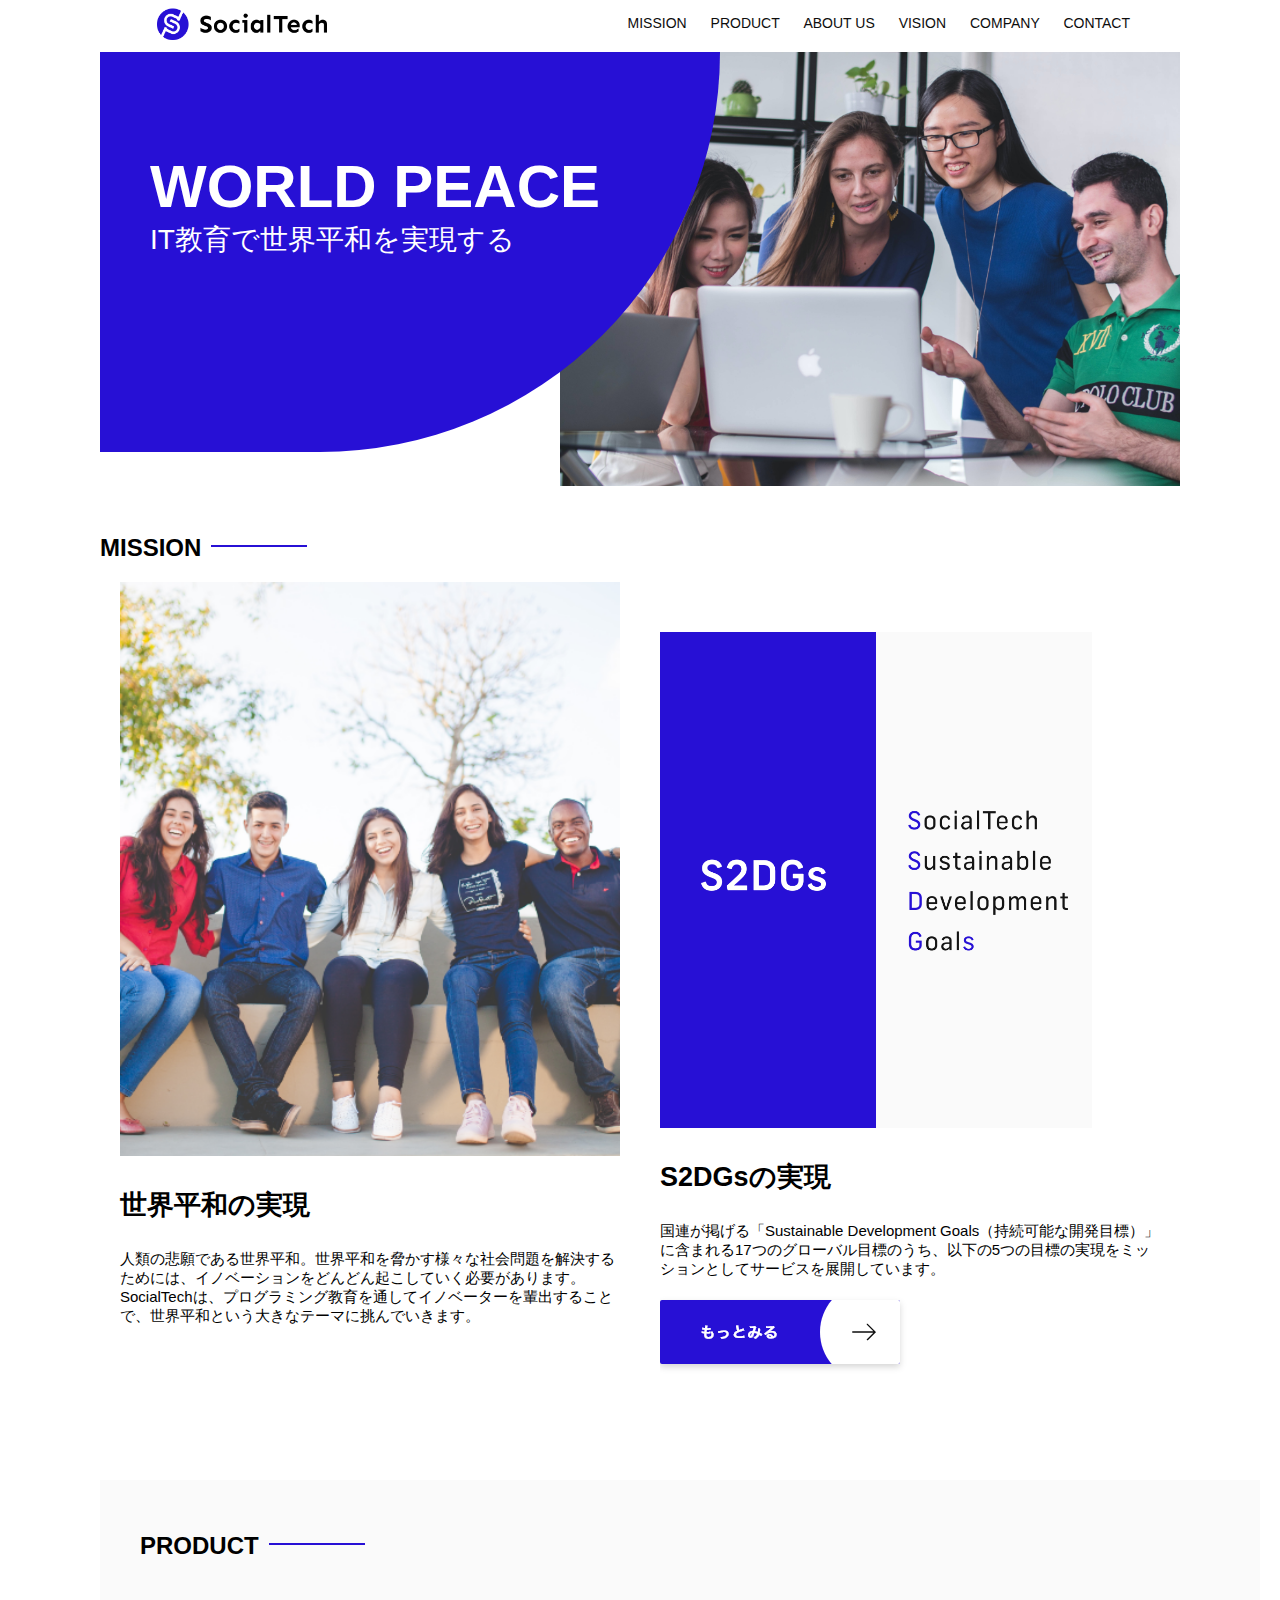
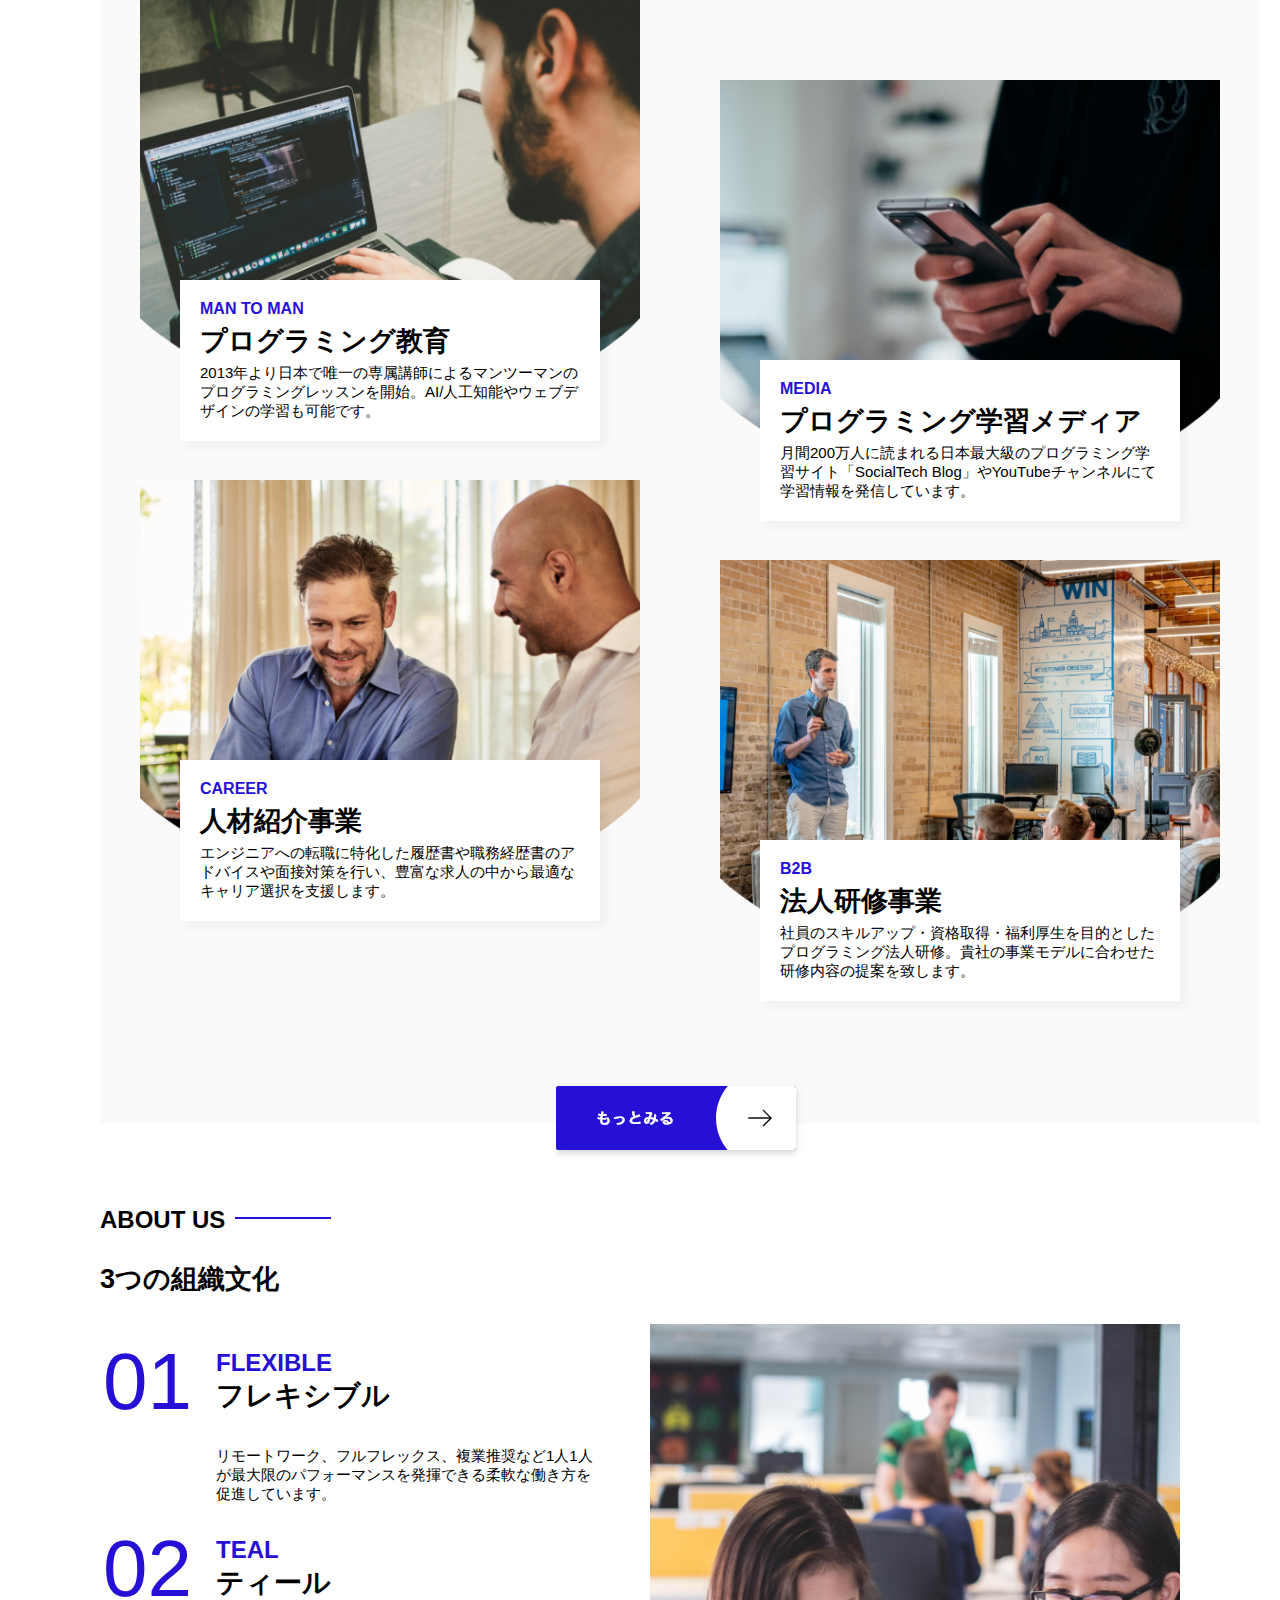
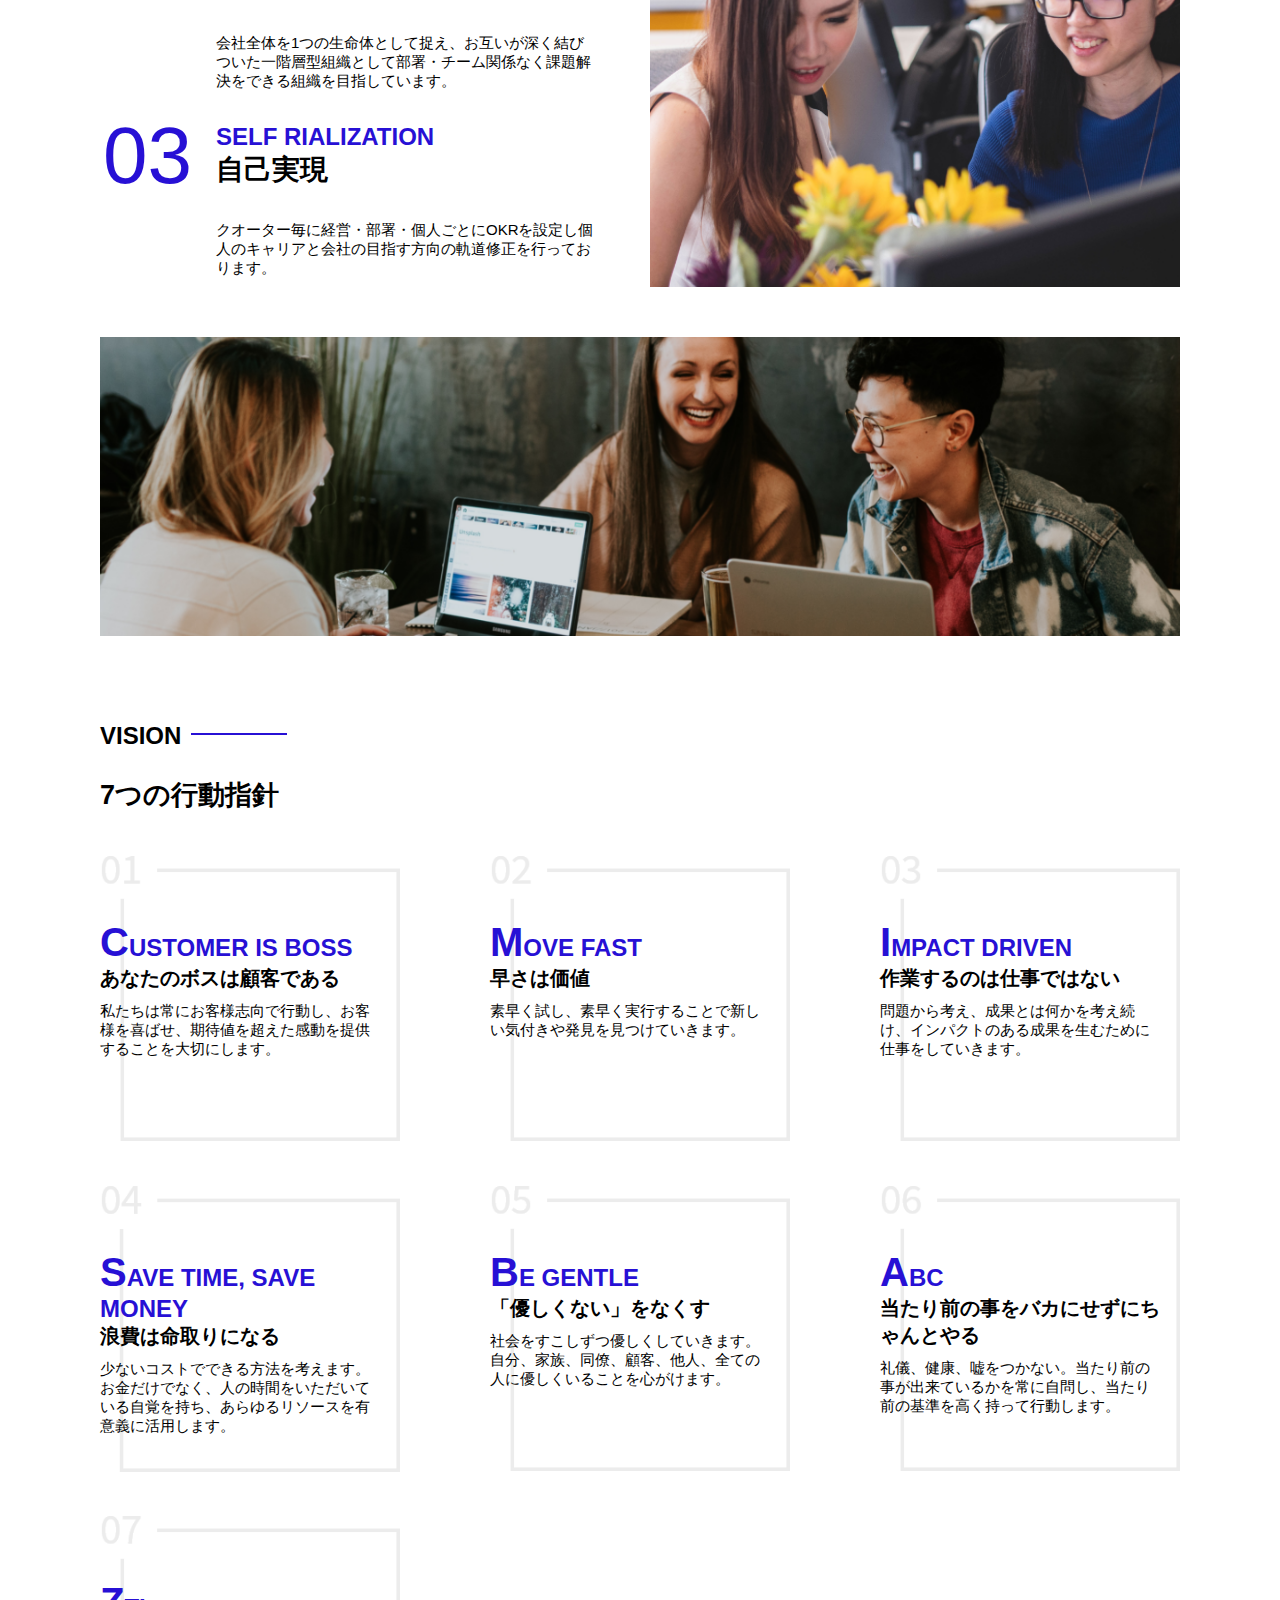
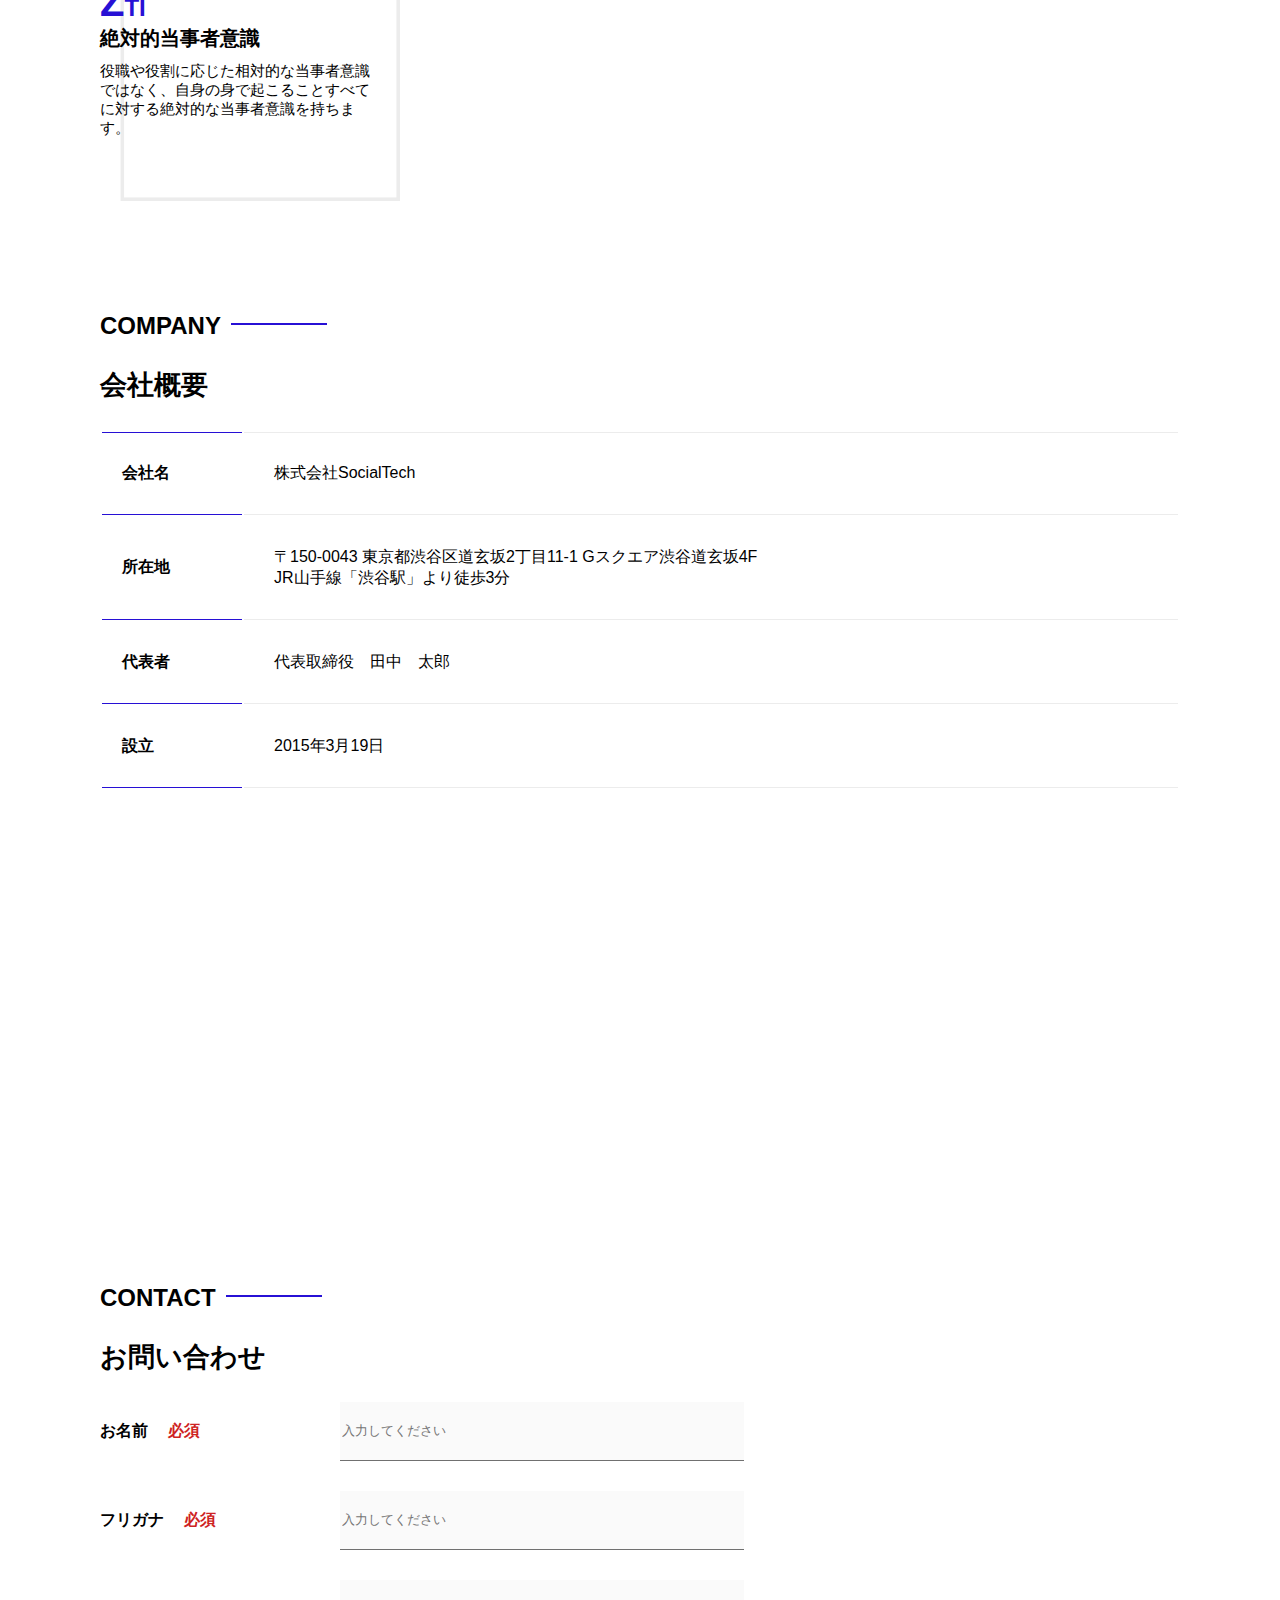
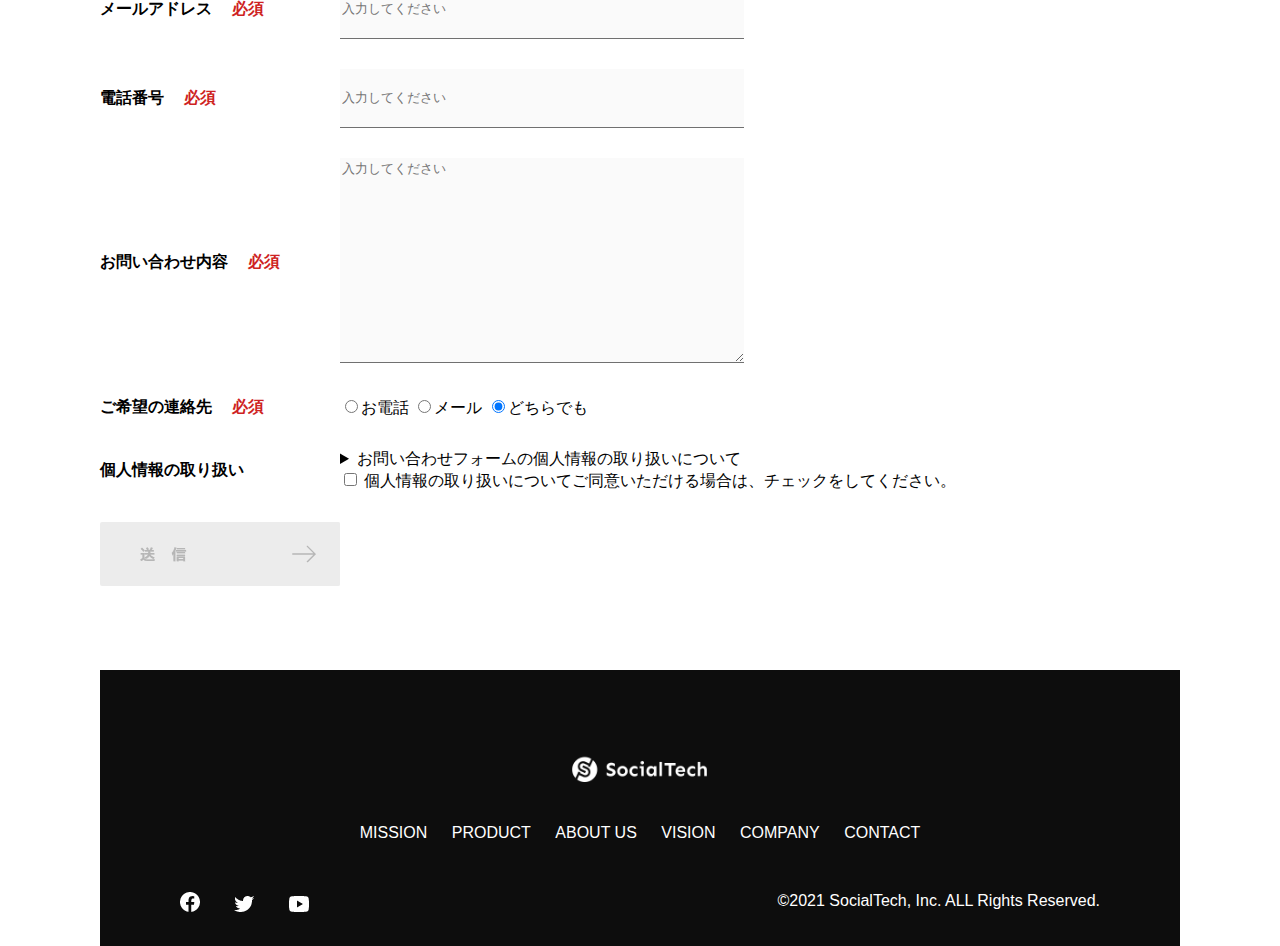
<file: index.html>
<!DOCTYPE html>
<html>
  <head>
    <title>SocialTech</title>
    <meta charset="utf-8">
    <meta name="description" content="SocialTechはEdTech業界のリーディングカンパニーを目指します。">
    <meta name="viewport" content="width=device-width,initial-acale=1.0">
    <link rel="stylesheet" href="style.css">
  </head>
  <body>
    <!-- ヘッダー -->
    <header>
      <!-- ロゴ -->
      <a href="index.html" id="logo"><img src="images/logo.png" alt="トップページに戻る"></a>
      
      <!-- PC専用ナビゲーション -->
      <nav id="nav-pc">
        <a href="mission.html">MISSION</a>
        <a href="product.html">PRODUCT</a>
        <a href="index.html#abotus">ABOUT US</a>
        <a href="index.html#vision">VISION</a>
        <a href="index.html#company">COMPANY</a>
        <a href="index.html#contact">CONTACT</a>
      </nav>
      <!-- スマホ用メニューボタン -->
      <img id="menu-sp" src="images/button-menu.png" alt="ナビゲーションを開く" onclick="document.getElementById('nav-sp').style.display = 'block'">

      <!-- スマホ用ナビゲーション -->
      <nav id="nav-sp">
        <img id="close" src="images/button-close.png" alt="ナビゲーションを閉じる" onclick="document.getElementById('nav-sp').style.display = 'none'">
        <a id="logo-sp" href="index.html" onclick="document.getElementById('nav-sp').style.display = 'none'"><img src="images/logo-sp.png" alt="トップページに戻る"></a>
        <a class="menu" href="mission.html" onclick="document.getElementById('nav-sp').style.display = 'non'">MISSION</a>
        <a class="menu" href="product.html" onclick="document.getElementById('nav-sp').style.display = 'non'">PRODUCT</a>
        <a class="menu" href="index.html#aboutus" onclick="document.getElementById('nav-sp').style.display = 'non'">ABOUT
          US</a>
        <a class="menu" href="index.html#vision"
         onclick="document.getElementById('nav-sp').style.display = 'non'">VISION</a>
        <a class="menu" href="index.html#company"
         onclick="document.getElementById('nav-sp').style.display = 'non'">COMPANY</a>
        <a class="menu" href="index.html#contact"
         onclick="document.getElementById('nav-sp').style.display = 'non'">CONTACT</a>
        <div id="sns">
          <a href="https://www.facebook.com/sejuku2013"><img src="images/button-facebook.png" alt="Facebookのリンク"></a>
          <a href="https://twitter.com/samuraijuku"><img src="images/button-twitter.png" alt="Twitterのリンク"></a>
          <a href="https://www.youtube.com/channel/UCCFOQO5aDK0xXam4cUQXT8g"><img src="images/button-youtube.png" alt="YouTubeのリンク"></a>
        </div>  
      </nav>
    </header>
    <main>
      <article>
        <!-- メインビジュアル -->
        <section id="main-visual">
          <div id="main-message">
            <h1>WORLD PEACE</h1>
            <p>IT教育で世界平和を実現する</p>
          </div>
          <img src="images/index/index-main.png" alt="PCの周りに集まる多国籍の仲間たち">
        </section>
        <!-- ミッション -->
        <section id="mission">
          <h2 class="index-h2">MISSION</h2>
          <div id="mission-flex">
            <div>
              <img id="mission-photo" src="images/index/index-mission.png" alt="屋外のベンチで写真を撮影する多国籍の仲間たち">
              <h3>世界平和の実現</h3>
              <p>
                人類の悲願である世界平和。世界平和を脅かす様々な社会問題を解決するためには、イノベーションをどんどん起こしていく必要があります。SocialTechは、プログラミング教育を通してイノベーターを輩出することで、世界平和という大きなテーマに挑んでいきます。
              </p>
            </div>
            <div>
              <img id="s2dgs" src="images/index/s2dgs.png" alt="S2DGs">
              <h3>S2DGsの実現</h3>
              <p>国連が掲げる「Sustainable Development Goals（持続可能な開発目標）」に含まれる17つのグローバル目標のうち、以下の5つの目標の実現をミッションとしてサービスを展開しています。</p>
              <a href="mission.html">
                <img src="images/button-more.png" alt="もっとみる">
              </a>
            </div>
          </div>
        </section>
        <!-- プロダクト -->
        <section id="product">
          <h2 class="index-h2">PRODUCT</h2>
          <div>
            <div id="product-left">
              <div>
                <img class="product-photo" src="images/index/index-mantoman.png" alt="PCでコードを書く男性">
                <div class="product-explain">
                  <span>MAN TO MAN</span>
                  <h3>プログラミング教育</h3>
                  <p>2013年より日本で唯一の専属講師によるマンツーマンのプログラミングレッスンを開始。AI/人工知能やウェブデザインの学習も可能です。</p>
                </div>
              </div>
              <div>
                <img class="product-photo" src="images/index/index-career.png" alt="笑顔で話し合う2人の男性">
                <div class="product-explain">
                  <span>CAREER</span>
                  <h3>人材紹介事業</h3>
                  <p>エンジニアへの転職に特化した履歴書や職務経歴書のアドバイスや面接対策を行い、豊富な求人の中から最適なキャリア選択を支援します。</p>
                </div>
              </div>
            </div>
            <div id="product-right">
              <div>
                <img class="product-photo" src="images/index/index-media.png" alt="スマートフォンを操作する人">
                <div class="product-explain">
                  <span>MEDIA</span>
                  <h3>プログラミング学習メディア</h3>
                  <p>月間200万人に読まれる日本最大級のプログラミング学習サイト「SocialTech Blog」やYouTubeチャンネルにて学習情報を発信しています。</p>
                </div>
              </div>
              <div>
                <img class="product-photo" src="images/index/index-b2b.png" alt="講演中の男性とそれを聴く人々">
                <div class="product-explain">
                  <span>B2B</span>
                  <h3>法人研修事業</h3>
                  <p>社員のスキルアップ・資格取得・福利厚生を目的としたプログラミング法人研修。貴社の事業モデルに合わせた研修内容の提案を致します。</p>
                </div>
              </div>
            </div>
          </div>
          <div>
            <a id="product-more" href="product.html">
              <img src="images/button-more.png" alt="もっとみる">
            </a>
          </div>
        </section>
        <!---ABOUT US-->
        <section id="aboutus">
          <h2 class="index-h2">ABOUT US</h2>
          <h3>3つの組織文化</h3>
          <div>
            <table class="culture-table">
              <tr>
                <td>
                  <span class="culture-num">01</span>
                </td>
                <td>
                  <span class="culture-en">FLEXIBLE</span>
                  <span class="culture-jp">フレキシブル</span>
                </td>
              </tr>
              <tr>
                <td>
                  <!--空のセル-->
                </td>
                <td>
                  <p class="culture-description">
                    リモートワーク、フルフレックス、複業推奨など1人1人が最大限のパフォーマンスを発揮できる柔軟な働き方を促進しています。
                  </p>
                </td>
              </tr>
              <tr>
                <td>
                  <span class="culture-num">02</span>
                </td>
                <td>
                  <span class="culture-en">TEAL</span>
                  <span class="culture-jp">ティール</span>
                </td>
              </tr>
              <tr>
                <td>
                  <!--空のセル-->
                </td>
                <td>
                  <p class="culture-description">
                    会社全体を1つの生命体として捉え、お互いが深く結びついた一階層型組織として部署・チーム関係なく課題解決をできる組織を目指しています。
                  </p>
                </td>
              </tr>
              <tr>
                <td>
                  <span class="culture-num">03</span>
                </td>
                <td>
                  <span class="culture-en">SELF RIALIZATION</span>
                  <span class="culture-jp">自己実現</span>
                </td>
              </tr>
              <tr>
                <td>
                  <!--空のセル-->
                </td>
                <td>
                  <p class="culture-description">
                    クオーター毎に経営・部署・個人ごとにOKRを設定し個人のキャリアと会社の目指す方向の軌道修正を行っております。
                  </p>
                </td>
              </tr>
            </table>
            <img class="culture-img" src="images/index/index-aboutus1.png" alt="笑顔で話し合う2人の女性">
          </div>
          <img class="culture-img2" src="images/index/index-aboutus2.png" alt="笑顔で話し合う3人の男女">
        </section>
        <!-- VISION -->
        <section id="vision">
          <h2 class="index-h2">VISION</h2>
          <h3>7つの行動指針</h3>
          <div>
            <div class="vision-box">
              <img src="images/index/vision-01.png" alt="01">
              <span>
                <h4>CUSTOMER IS BOSS</h4>
                <h5>あなたのボスは顧客である</h5>
                <p>私たちは常にお客様志向で行動し、お客様を喜ばせ、期待値を超えた感動を提供することを大切にします。</p>
              </span>
            </div>
             <div class="vision-box">
               <img src="images/index/vision-02.png" alt="02">
               <span>
                 <h4>MOVE FAST</h4>
                 <h5>早さは価値</h5>
                 <p>素早く試し、素早く実行することで新しい気付きや発見を見つけていきます。</p>
               </span>
             </div>
             <div class="vision-box">
               <img src="images/index/vision-03.png" alt="03">
               <span>
                 <h4>IMPACT DRIVEN</h4>
                 <h5>作業するのは仕事ではない</h5>
                 <p>問題から考え、成果とは何かを考え続け、インパクトのある成果を生むために仕事をしていきます。</p>
               </span>
             </div>
             <div class="vision-box">
               <img src="images/index//vision-04.png" alt="04">
               <span>
                 <h4>SAVE TIME, SAVE MONEY</h4>
                 <h5>浪費は命取りになる</h5>
                 <p>少ないコストでできる方法を考えます。お金だけでなく、人の時間をいただいている自覚を持ち、あらゆるリソースを有意義に活用します。</p>
               </span>
             </div>
             <div class="vision-box">
               <img src="images/index/vision-05.png" alt="05">
               <span>
                 <h4>BE GENTLE</h4>
                 <h5>「優しくない」をなくす</h5>
                 <p>社会をすこしずつ優しくしていきます。自分、家族、同僚、顧客、他人、全ての人に優しくいることを心がけます。</p>
               </span>
             </div>
             <div class="vision-box">
               <img src="images/index/vision-06.png" alt="06">
               <span>
                 <h4>ABC</h4>
                 <h5>当たり前の事をバカにせずにちゃんとやる</h5>
                 <p>礼儀、健康、嘘をつかない。当たり前の事が出来ているかを常に自問し、当たり前の基準を高く持って行動します。</p>
               </span>
             </div>
             <div class="vision-box">
               <img src="images/index/vision-07.png" alt="07">
               <span>
                 <h4>ZTI</h4>
                 <h5>絶対的当事者意識</h5>
                 <p>役職や役割に応じた相対的な当事者意識ではなく、自身の身で起こることすべてに対する絶対的な当事者意識を持ちます。</p>
               </span>
             </div>
          </div>
        </section>
        <!-- COMPANY -->
        <section id="company">
          <h2 class="index-h2">COMPANY</h2>
          <h3>会社概要</h3>
          <table id="company-table">
            <tr>
              <th class="tableheader-first">会社名</th>
              <td class="cell-first">株式会社SocialTech</td>
            </tr>
            <tr>
              <th class="tableheader">所在地</th>
              <td class="cell">〒150-0043 東京都渋谷区道玄坂2丁目11-1 Gスクエア渋谷道玄坂4F<br>JR山手線「渋谷駅」より徒歩3分</td>
            </tr>
            <tr>
              <th class="tableheader">代表者</th>
              <td class="cell">代表取締役　田中　太郎</td>
            </tr>
            <tr>
              <th class="tableheader">設立</th>
              <td class="cell">2015年3月19日</td>
            </tr>
          </table>
          <iframe 
          src="https://www.google.com/maps/embed?pb=!1m18!1m12!1m3!1d12967.104573649875!2d139.68745738938733!3d35.657886584744965!2m3!1f0!2f0!3f0!3m2!1i1024!2i768!4f13.1!3m3!1m2!1s0x60188caa0042e8d1%3A0xba130bea826a7aa2!2z44CSMTUwLTAwNDMg5p2x5Lqs6YO95riL6LC35Yy66YGT546E5Z2C77yS5LiB55uu77yR77yR4oiS77yR!5e0!3m2!1sja!2sjp!4v1655776354972!5m2!1sja!2sjp" width="600" height="450" style="border:0;" allowfullscreen="" loading="lazy" referrerpolicy="no-referrer-when-downgrade"
          style="border:0;" allowfullscreen="" loading="lazy">
          </iframe>
        </section>
        <!-- お問い合わせフォーム -->
        <section id="contact">
          <h2 class="index-h2">CONTACT</h2>
          <h3>お問い合わせ</h3>
          <!-- STATIC FORMSのフォームタグ -->
          <form action="https://api.staticforms.xyz/submit" method="post">
            <input type="text" name="honeypot" style="display:none">
            <!-- STATIC FORMSのアクセスキー -->
            <input type="hidden" name="accessKey" value="842bc0ac-7def-42a7-946e-476ce682a8e2">
            <!--メールのタイトル-->
            <input type="hidden" name="subject" value="お問い合わせフォーム" />
            <!--送信先のメールアドレスをvalueに設定する-->
            <input type="hidden" name="replyTo" value="macoty10bear23@yahoo.co.jp">
            <!--redirectToのURLは公開後のURLへリンクする-->
            <input type="hidden" name="redirectTo" value="">
            <div>
              <div class="contact-heading">
                <label class="contact-label">お名前<span class="contact-span">必須</span></label>
              </div>
              <div class="contact-form">
                <input type="text" name="name" placeholder="入力してください" class="contact-textbox">
              </div>
            </div>
            <div>
              <div class="contact-heading">
                <label class="contact-label">フリガナ<span class="contact-span">必須</span></label>
              </div>
              <div>
                <input type="text" name="hurigana" placeholder="入力してください" class="contact-textbox">
              </div>
            </div>
            <div>
              <div class="contact-heading">
                <label class="contact-label">メールアドレス<span class="contact-span">必須</span></label>
              </div>
              <div>
                <input type="text" name="email" placeholder="入力してください" class="contact-textbox">
              </div>
            </div>
            <div>
              <div class="contact-heading">
                <label class="contact-label">電話番号<span class="contact-span">必須</span></label>
              </div>
              <div>
                <input type="text" name="tell" placeholder="入力してください" class="contact-textbox">
              </div>
            </div>
            <div>
              <div class="contact-heading">
                <label class="contact-label">お問い合わせ内容<span class="contact-span">必須</span></label>
              </div>
              <div>
                <textarea class="contact-textarea " placeholder="入力してください" name="message"></textarea>
              </div>
            </div>
            <div>
              <div class="contact-heading">
                <label class="contact-label">ご希望の連絡先<span class="contact-span">必須</span></label>
              </div>
              <div>
                <input class="radiobutton" type="radio" value="tel" name="contact" checked><label>お電話</label>
                <input class="radiobutton" type="radio" value="mail" name="contact" checked><label>メール</label>
                <input class="radiobutton" type="radio" value="both" name="contact" checked><label>どちらでも</label>                
              </div>
            </div>
            <div>
              <div class="contact-heading">
                <label class="contact-label">個人情報の取り扱い</label>
              </div>
              <div>
                <details>
                  <summary>お問い合わせフォームの個人情報の取り扱いについて</summary>
                  <div>
                    <span>１．組織の名称又は氏名</span><br>
                    株式会社SocialTech<br><br>
                    <span>２．個人情報保護管理者（若しくはその代理人）の氏名又は職名、所属及び連絡先
                      鈴木 一郎 コーポレート部</span><br>
                      TEL : 03-xxxx-xxxx<br>
                      <span>３．個人情報の利用目的</span><br>
                      ・本サービス及び本サービスに関連する情報の提供又はそれらに関する連絡のため<br>
                   ・ユーザーの本人確認のため<br>
                   ・当社サービスのご案内のため<br>
                   ・当社の商品等の広告または宣伝（電子メールによるものを含むものとします。）<br><br>
                   <span>４．個人情報の取り扱い業務の委託</span><br>
                   個人情報の取扱業務の全部または一部を外部に業務委託する場合があります。<br>
                   その際、弊社は、個人情報を適切に保護できる管理体制を敷き実行していることを条件として<br>
                   委託先を厳選したうえで、機密保持契約を委託先と締結し、お客様の個人情報を厳密に管理させます。<br><br>
                   <span>５．個人情報の開示等の請求</span><br>
                   お客様は、弊社に対してご自身の個人情報の開示等（利用目的の通知、開示、内容の訂正・追加・削除、利用の停止または消去、第三者への提供の停止）に関して、当社問合わせ窓口に申し出ることができます。<br>
                   その際、弊社はお客様ご本人を確認させていただいたうえで、合理的な期間内に対応いたします。<br><br>
                   なお、個人情報に関する弊社問合わせ先は、次の通りです。<br><br>
                   株式会社SocialTech　個人情報問合せ窓口<br>
                   〒150-0043　東京都渋谷区道玄坂2丁目11-1 Ｇスクエア渋谷道玄坂 4F<br>
                   メールアドレス：support@socialtech.net　TEL：03-xxxx-xxxx<br><br>
                   <span>６．個人情報を提供されることの任意性について</span><br><br>
                   お客様がご自身の個人情報を弊社に提供されるか否かは、お客様のご判断によりますが、もしご提供されない場合には、適切なサービスが提供できない場合がありますので予めご了承ください。
                  </div>
                </details>
                <input type="checkbox" name="agree">
                <span>個人情報の取り扱いについてご同意いただける場合は、チェックをしてください。</span>
              </div>
            </div>
            <input type="image" value="Submit" src="images/button-submit.png" alt="送信する">
          </form>
        </section>
      </article>
      <footer>
        <div id="footer-logo">
          <img src="images/logo-sp.png" alt="SocialTech">
        </div>
        <div id="footer-link">
          <a href="index.html#mission.html">MISSION</a>
          <a href="index.html#product.html">PRODUCT</a>
          <a href="index.html#aboutus">ABOUT US</a>
          <a href="index.html#vision">VISION</a>
          <a href="index.html#company">COMPANY</a>
          <a href="index.html#contact">CONTACT</a>
        </div>
        <div id="sns-footer">
          <a href="https://www.facebook.com/sejuku2013"><img src="images/button-facebook.png" alt="Facebookのリンク"></a>
          <a href="https://twitter.com/samuraijuku"><img src="images/button-twitter.png" alt="Twitterのリンク"></a>
          <a href="https://www.youtube.com/channel/UCCFOQO5aDK0xXam4cUQXT8g"><img src="images/button-youtube.png" alt="YouTubeのリンク"></a>
          <span id="copyright">&copy;2021 SocialTech, Inc. ALL Rights Reserved.</span>
        </div>
      </footer>
    </main>
  </body>
</html>
</file>
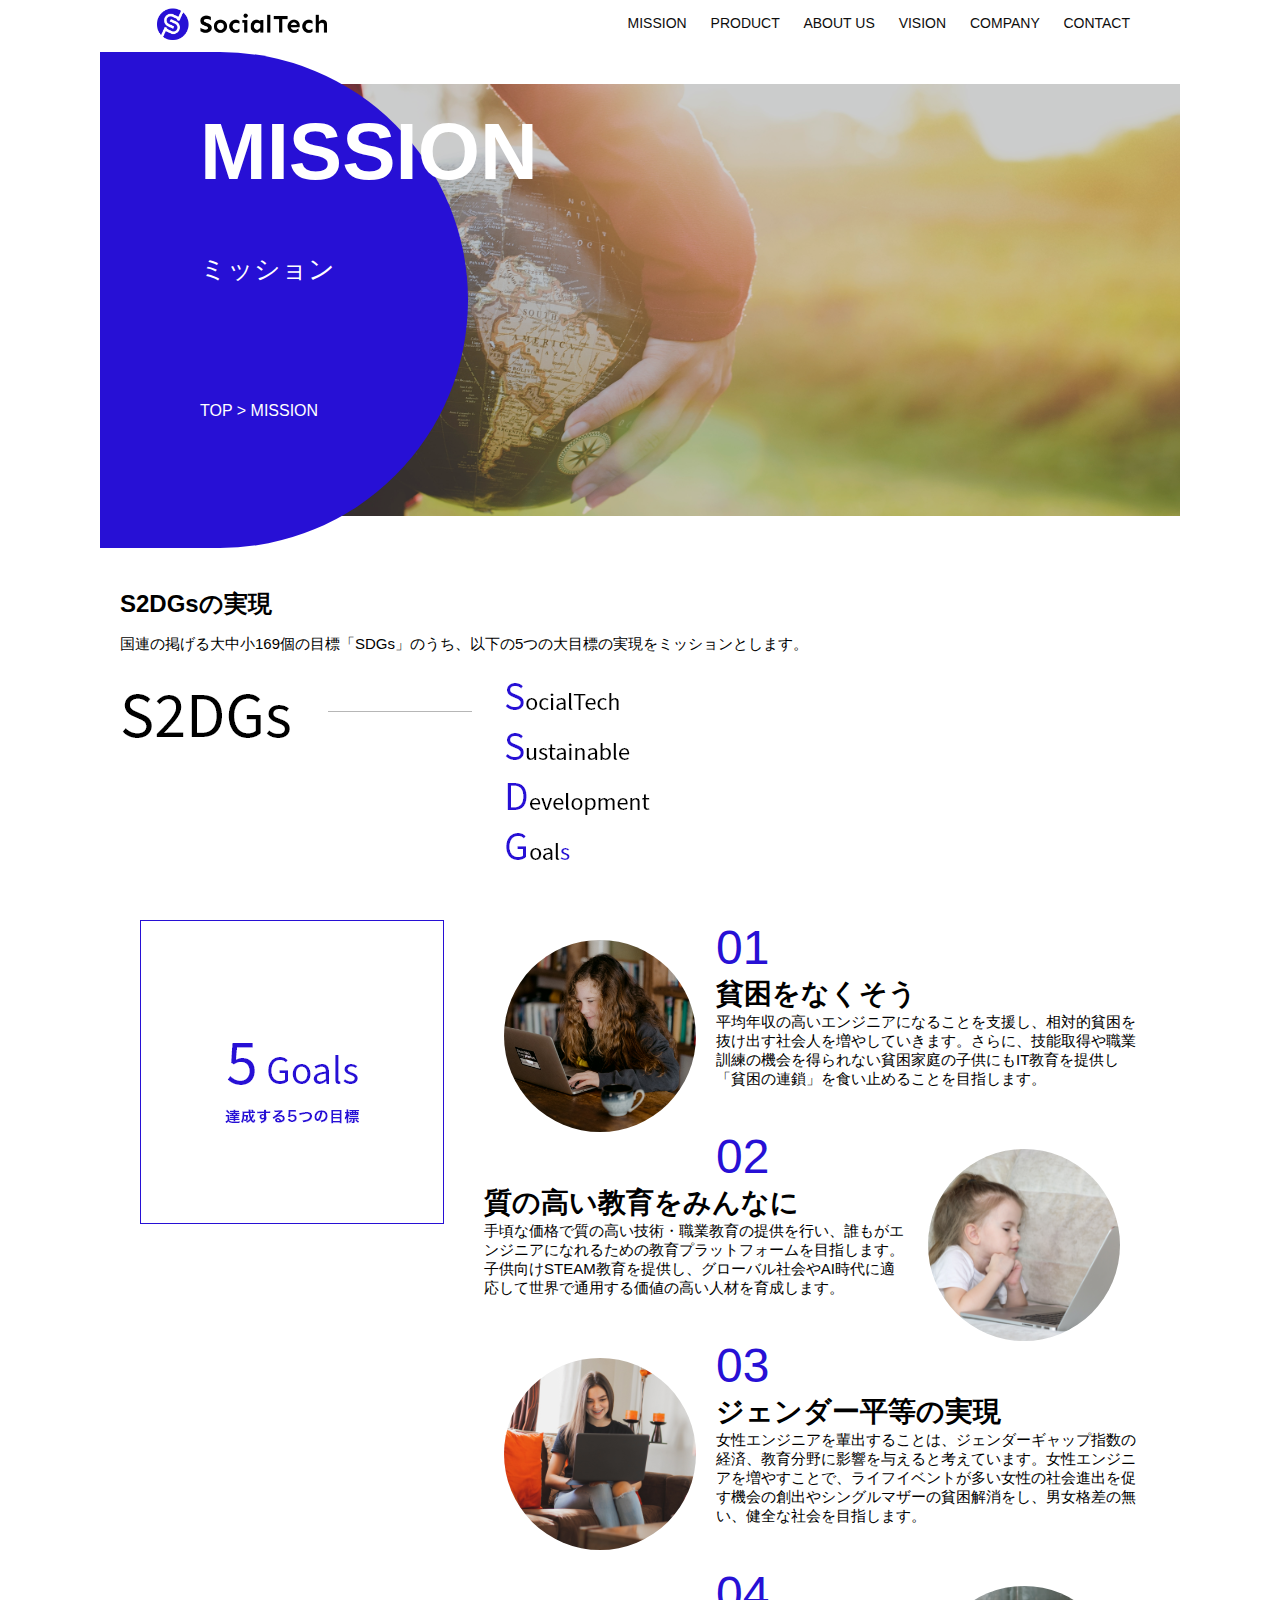
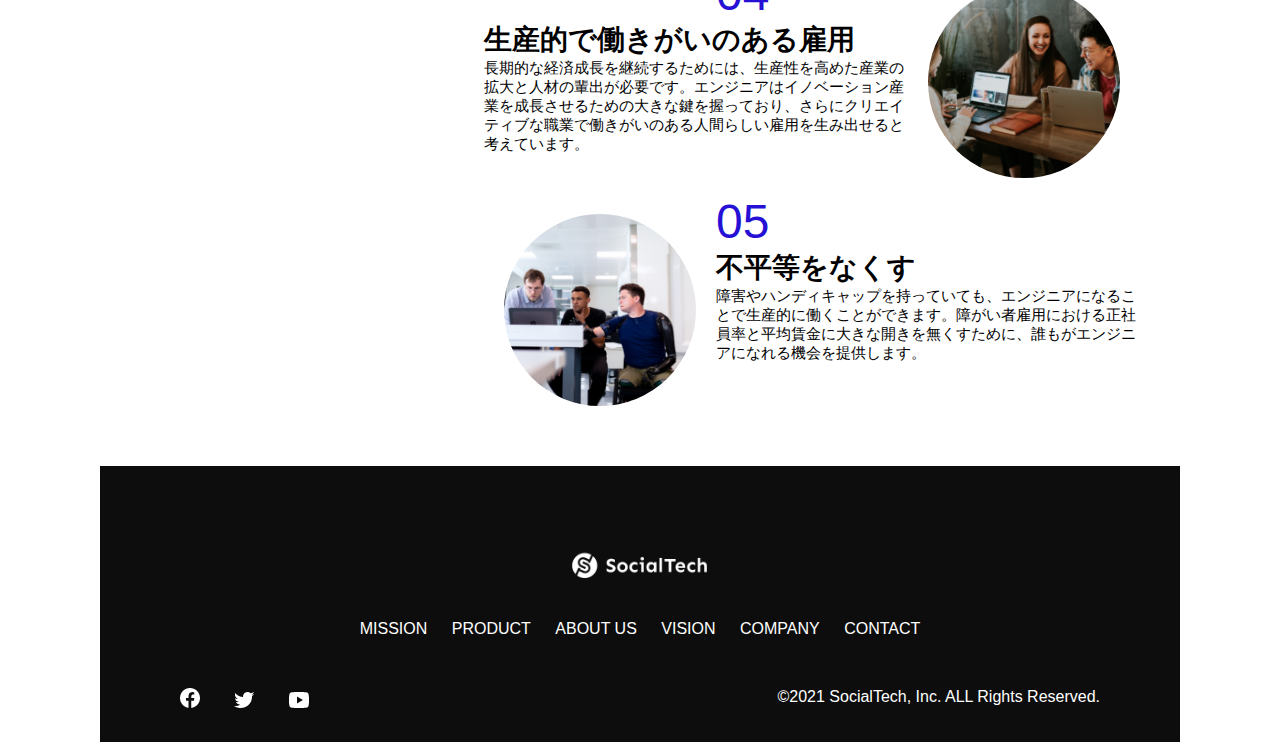
<file: mission.html>
<!DOCTYPE html>
<html>
  <head>
    <title>SocialTech - MISSION ミッション -</title>
    <meta charset="utf-8">
    <meta name="description" content="SocialTechが目指す5つの目標（S2DGs）を紹介します">
    <meta name="viewport" content="width=device-width,initial-acale=1.0">
    <link rel="stylesheet" href="style.css">
  </head>
  <body>
    <!-- ヘッダー -->
    <header>
      <!-- ロゴ -->
      <a href="index.html" id="logo"><img src="images/logo.png" alt="トップページに戻る"></a>
      
      <!-- PC専用ナビゲーション -->
      <nav id="nav-pc">
        <a href="mission.html">MISSION</a>
        <a href="product.html">PRODUCT</a>
        <a href="index.html#abotus">ABOUT US</a>
        <a href="index.html#vision">VISION</a>
        <a href="index.html#company">COMPANY</a>
        <a href="index.html#contact">CONTACT</a>
      </nav>
      <!-- スマホ用メニューボタン -->
      <img id="menu-sp" src="images/button-menu.png" alt="ナビゲーションを開く" onclick="document.getElementById('nav-sp').style.display = 'block'">

      <!-- スマホ用ナビゲーション -->
      <nav id="nav-sp">
        <img id="close" src="images/button-close.png" alt="ナビゲーションを閉じる" onclick="document.getElementById('nav-sp').style.display = 'none'">
        <a id="logo-sp" href="index.html" onclick="document.getElementById('nav-sp').style.display = 'none'"><img src="images/logo-sp.png" alt="トップページに戻る"></a>
        <a class="menu" href="mission.html" onclick="document.getElementById('nav-sp').style.display = 'non'">MISSION</a>
        <a class="menu" href="product.html" onclick="document.getElementById('nav-sp').style.display = 'non'">PRODUCT</a>
        <a class="menu" href="index.html#aboutus" onclick="document.getElementById('nav-sp').style.display = 'non'">ABOUT
          US</a>
        <a class="menu" href="index.html#vision"
         onclick="document.getElementById('nav-sp').style.display = 'non'">VISION</a>
        <a class="menu" href="index.html#company"
         onclick="document.getElementById('nav-sp').style.display = 'non'">COMPANY</a>
        <a class="menu" href="index.html#contact"
         onclick="document.getElementById('nav-sp').style.display = 'non'">CONTACT</a>
        <div id="sns">
          <a href="https://www.facebook.com/sejuku2013"><img src="images/button-facebook.png" alt="Facebookのリンク"></a>
          <a href="https://twitter.com/samuraijuku"><img src="images/button-twitter.png" alt="Twitterのリンク"></a>
          <a href="https://www.youtube.com/channel/UCCFOQO5aDK0xXam4cUQXT8g"><img src="images/button-youtube.png" alt="YouTubeのリンク"></a>
        </div>  
      </nav>
    </header>
    <main>
      <article>
        <section id="mission-main">
          <div id="mission-title">
            <h1>MISSION</h1>
            <span>ミッション</span>
            <div>TOP > MISSION</div>
          </div>
        </section>
        <section id="mission-s2dgs">
          <h2 class="mission-h2">S2DGsの実現</h2>
          <p>国連の掲げる大中小169個の目標「SDGs」のうち、以下の5つの大目標の実現をミッションとします。</p>
          <img src="images/mission/mission-s2dgs.png" alt="S2DGs">
        </section>
        <section id="mission-5goals">
          <div>
            <img id="s2dgs-image" src="images/mission/mission-5goals.png" alt="5Goals">
          </div>
          <div>
            <div>
              <img class="fivegoals-image-left" src="images/mission/mission-5goals01.png" alt="PCを操作する女の子">
              <span class="fivegoals-number">01</span>
              <h3 class="fivegoals-h3">貧困をなくそう</h3>
              <p class="fivegoals-p">
                平均年収の高いエンジニアになることを支援し、相対的貧困を抜け出す社会人を増やしていきます。さらに、技能取得や職業訓練の機会を得られない貧困家庭の子供にもIT教育を提供し「貧困の連鎖」を食い止めることを目指します。
              </p>
            </div>

            <div>
              <img class="fivegoals-image-right" src="images/mission/mission-5goals02.png" alt="PCを見つめる小さい女の子">
              <span class="fivegoals-number">02</span>
              <h3 class="fivegoals-h3">質の高い教育をみんなに</h3>
              <p class="fivegoals-p">
                手頃な価格で質の高い技術・職業教育の提供を行い、誰もがエンジニアになれるための教育プラットフォームを目指します。子供向けSTEAM教育を提供し、グローバル社会やAI時代に適応して世界で通用する価値の高い人材を育成します。
              </p>
            </div>

            <div>
              <img class="fivegoals-image-left" src="images/mission/mission-5goals03.png" alt="PCを操作する女性">
              <span class="fivegoals-number">03</span>
              <h3 class="fivegoals-h3">ジェンダー平等の実現</h3>
              <p class="fivegoals-p">
                女性エンジニアを輩出することは、ジェンダーギャップ指数の経済、教育分野に影響を与えると考えています。女性エンジニアを増やすことで、ライフイベントが多い女性の社会進出を促す機会の創出やシングルマザーの貧困解消をし、男女格差の無い、健全な社会を目指します。
              </p>
            </div>

            <div>
              <img class="fivegoals-image-right" src="images/mission/mission-5goals04.png" alt="笑顔で話し合う3人の男女">
              <span class="fivegoals-number">04</span>
              <h3 class="fivegoals-h3">生産的で働きがいのある雇用</h3>
              <p class="fivegoals-p">
                長期的な経済成長を継続するためには、生産性を高めた産業の拡大と人材の輩出が必要です。エンジニアはイノベーション産業を成長させるための大きな鍵を握っており、さらにクリエイティブな職業で働きがいのある人間らしい雇用を生み出せると考えています。
              </p>
            </div>

            <div>
              <img class="fivegoals-image-left" src="images/mission/mission-5goals05.png" alt="障害を持つ男性が生き生きと働く様子">
              <span class="fivegoals-number">05</span>
              <h3 class="fivegoals-h3">不平等をなくす</h3>
              <p class="fivegoals-p">
                障害やハンディキャップを持っていても、エンジニアになることで生産的に働くことができます。障がい者雇用における正社員率と平均賃金に大きな開きを無くすために、誰もがエンジニアになれる機会を提供します。
              </p>
            </div>
          </div>
        </section>
      </article>
      <footer>
        <div id="footer-logo">
          <img src="images/logo-sp.png" alt="SocialTech">
        </div>
        <div id="footer-link">
          <a href="mission.html">MISSION</a>
          <a href="product.html">PRODUCT</a>
          <a href="index.html#aboutus">ABOUT US</a>
          <a href="index.html#vision">VISION</a>
          <a href="index.html#company">COMPANY</a>
          <a href="index.html#contact">CONTACT</a>
        </div>
        <div id="sns-footer">
          <a href="https://www.facebook.com/sejuku2013"><img src="images/button-facebook.png" alt="Facebookのリンク"></a>
          <a href="https://twitter.com/samuraijuku"><img src="images/button-twitter.png" alt="Twitterのリンク"></a>
          <a href="https://www.youtube.com/channel/UCCFOQO5aDK0xXam4cUQXT8g"><img src="images/button-youtube.png" alt="YouTubeのリンク"></a>
          <span id="copyright">&copy;2021 SocialTech, Inc. ALL Rights Reserved. </span>
        </div>
      </footer>
    </main>
  </body>
 
  </html>
</file>
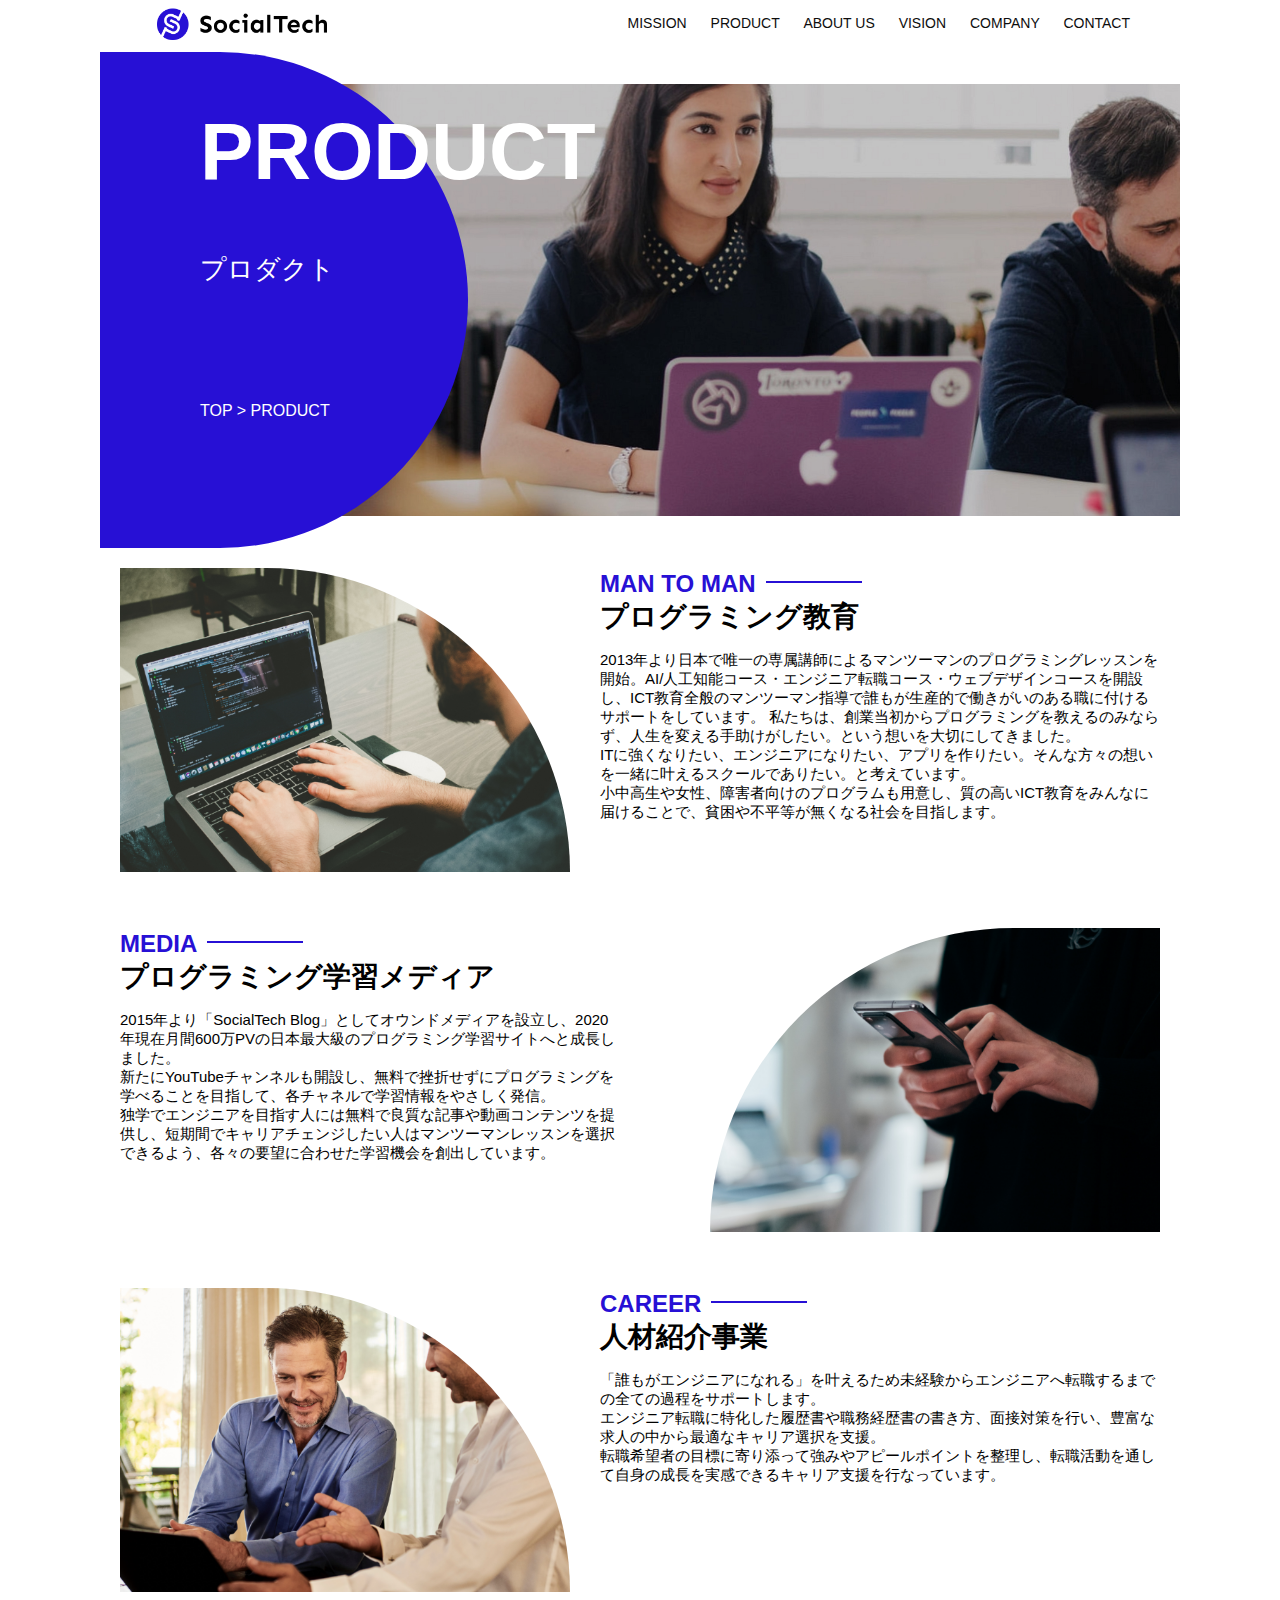
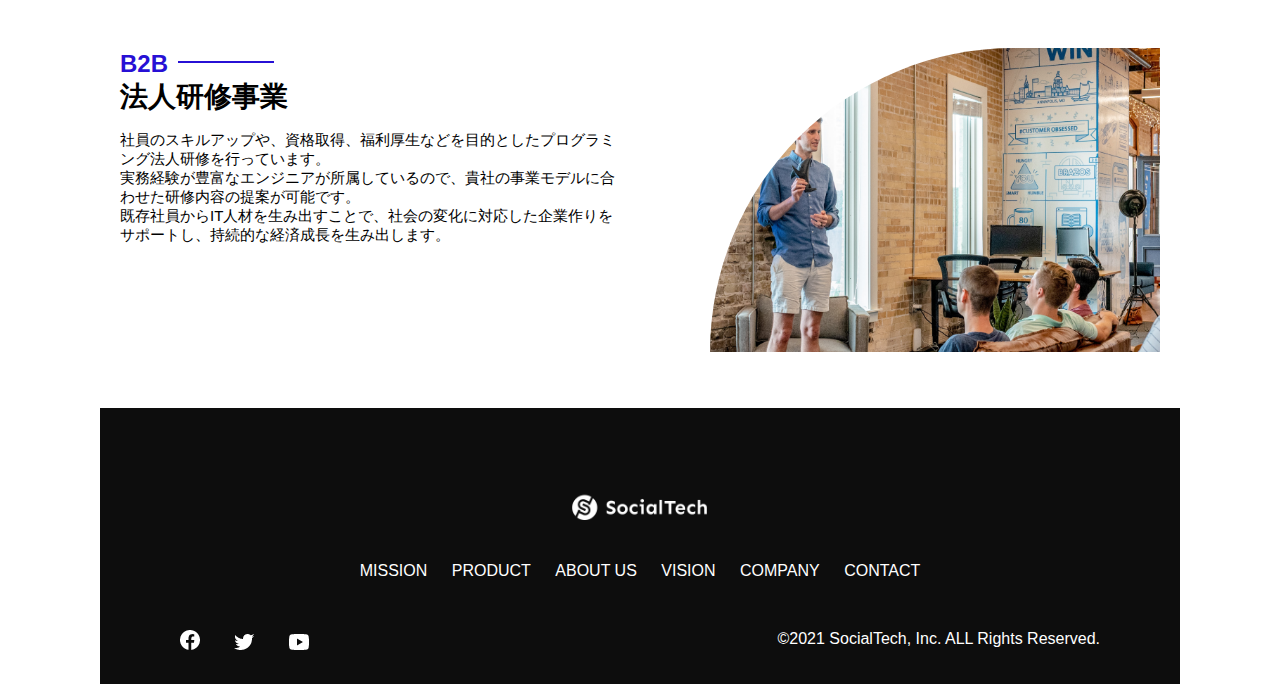
<file: product.html>
<!DOCTYPE html>
<html>
  <head>
    <title>SocialTech -PRODUCT プロダクト-</title>
    <meta charset="utf-8">
    <meta name="description" content="socialtechの4つのプロダクトを紹介します">
    <meta name="viewport" content="width=device-width,initial-acale=1.0">
    <link rel="stylesheet" href="style.css">
  </head>
  <body>
    <!-- ヘッダー -->
    <header>
      <!-- ロゴ -->
      <a href="index.html" id="logo"><img src="images/logo.png" alt="トップページに戻る"></a>
      
      <!-- PC専用ナビゲーション -->
      <nav id="nav-pc">
        <a href="mission.html">MISSION</a>
        <a href="product.html">PRODUCT</a>
        <a href="index.html#abotus">ABOUT US</a>
        <a href="index.html#vision">VISION</a>
        <a href="index.html#company">COMPANY</a>
        <a href="index.html#contact">CONTACT</a>
      </nav>
      <!-- スマホ用メニューボタン -->
      <img id="menu-sp" src="images/button-menu.png" alt="ナビゲーションを開く" onclick="document.getElementById('nav-sp').style.display = 'block'">

      <!-- スマホ用ナビゲーション -->
      <nav id="nav-sp">
        <img id="close" src="images/button-close.png" alt="ナビゲーションを閉じる" onclick="document.getElementById('nav-sp').style.display = 'none'">
        <a id="logo-sp" href="index.html" onclick="document.getElementById('nav-sp').style.display = 'none'"><img src="images/logo-sp.png" alt="トップページに戻る"></a>
        <a class="menu" href="mission.html" onclick="document.getElementById('nav-sp').style.display = 'non'">MISSION</a>
        <a class="menu" href="product.html" onclick="document.getElementById('nav-sp').style.display = 'non'">PRODUCT</a>
        <a class="menu" href="index.html#aboutus" onclick="document.getElementById('nav-sp').style.display = 'non'">ABOUT
          US</a>
        <a class="menu" href="index.html#vision"
         onclick="document.getElementById('nav-sp').style.display = 'non'">VISION</a>
        <a class="menu" href="index.html#company"
         onclick="document.getElementById('nav-sp').style.display = 'non'">COMPANY</a>
        <a class="menu" href="index.html#contact"
         onclick="document.getElementById('nav-sp').style.display = 'non'">CONTACT</a>
        <div id="sns">
          <a href="https://www.facebook.com/sejuku2013"><img src="images/button-facebook.png" alt="Facebookのリンク"></a>
          <a href="https://twitter.com/samuraijuku"><img src="images/button-twitter.png" alt="Twitterのリンク"></a>
          <a href="https://www.youtube.com/channel/UCCFOQO5aDK0xXam4cUQXT8g"><img src="images/button-youtube.png" alt="YouTubeのリンク"></a>
        </div>  
      </nav>
    </header>
    <main>
      <article>
        <section id="product-main">
          <div id="product-title">
            <h1>PRODUCT</h1>
            <span>プロダクト</span>
            <div>TOP > PRODUCT</div>
          </div>
        </section>
        <section class="product-section1">
          <img src="images/product/product-mantoman.png" alt="PCでコードを書く男性">
          <div>
            <h2 class="product-h2">MAN TO MAN</h2>
            <h3 class="product-h3">プログラミング教育</h3>
            <p>
              2013年より日本で唯一の専属講師によるマンツーマンのプログラミングレッスンを開始。AI/人工知能コース・エンジニア転職コース・ウェブデザインコースを開設し、ICT教育全般のマンツーマン指導で誰もが生産的で働きがいのある職に付けるサポートをしています。
              私たちは、創業当初からプログラミングを教えるのみならず、人生を変える手助けがしたい。という想いを大切にしてきました。<br>ITに強くなりたい、エンジニアになりたい、アプリを作りたい。そんな方々の想いを一緒に叶えるスクールでありたい。と考えています。<br>小中高生や女性、障害者向けのプログラムも用意し、質の高いICT教育をみんなに届けることで、貧困や不平等が無くなる社会を目指します。
            </p>
          </div>
        </section>
        <section class="product-section2">
          <div>
            <h2 class="product-h2">MEDIA</h2>
            <h3 class="product-h3">プログラミング学習メディア</h3>
            <p>2015年より「SocialTech
              Blog」としてオウンドメディアを設立し、2020年現在月間600万PVの日本最大級のプログラミング学習サイトへと成長しました。<br>新たにYouTubeチャンネルも開設し、無料で挫折せずにプログラミングを学べることを目指して、各チャネルで学習情報をやさしく発信。<br>独学でエンジニアを目指す人には無料で良質な記事や動画コンテンツを提供し、短期間でキャリアチェンジしたい人はマンツーマンレッスンを選択できるよう、各々の要望に合わせた学習機会を創出しています。
            </p>
          </div>
          <img src="images/product/product-media.png" alt="スマートフォンを操作する人">
        </section>
        <section class="product-section1">
          <img src="images/product/product-career.png" alt="笑顔で話し合う2人の男性">
          <div>
            <h2 class="product-h2">CAREER</h2>
            <h3 class="product-h3">人材紹介事業</h3>
            <p>
              「誰もがエンジニアになれる」を叶えるため未経験からエンジニアへ転職するまでの全ての過程をサポートします。<br>エンジニア転職に特化した履歴書や職務経歴書の書き方、面接対策を行い、豊富な求人の中から最適なキャリア選択を支援。<br>転職希望者の目標に寄り添って強みやアピールポイントを整理し、転職活動を通して自身の成長を実感できるキャリア支援を行なっています。<br>
            </p>
          </div>
        </section>
        <section class="product-section2">
          <div>
            <h2 class="product-h2">B2B</h2>
            <h3 class="product-h3">法人研修事業</h3>
            <p>
              社員のスキルアップや、資格取得、福利厚生などを目的としたプログラミング法人研修を行っています。<br>実務経験が豊富なエンジニアが所属しているので、貴社の事業モデルに合わせた研修内容の提案が可能です。<br>既存社員からIT人材を生み出すことで、社会の変化に対応した企業作りをサポートし、持続的な経済成長を生み出します。
            </p>
          </div>
          <img src="images/product/product-b2b.png" alt="講演中の男性とそれを聴く人々">
        </section>
      </article>
      <footer>
        <div id="footer-logo">
          <img src="images/logo-sp.png" alt="SocialTech">
        </div>
        <div id="footer-link">
          <a href="mission.html">MISSION</a>
          <a href="product.html">PRODUCT</a>
          <a href="index.html#aboutus">ABOUT US</a>
          <a href="index.html#vision">VISION</a>
          <a href="index.html#company">COMPANY</a>
          <a href="index.html#contact">CONTACT</a>
        </div>
        <div id="sns-footer">
          <a href="https://www.facebook.com/sejuku2013"><img src="images/button-facebook.png" alt="Facebookのリンク"></a>
          <a href="https://twitter.com/samuraijuku"><img src="images/button-twitter.png" alt="Twitterのリンク"></a>
          <a href="https://www.youtube.com/channel/UCCFOQO5aDK0xXam4cUQXT8g"><img src="images/button-youtube.png" alt="YouTubeのリンク"></a>
          <span id="copyright">&copy;2021 SocialTech, Inc. ALL Rights Reserved. </span>
        </div>
      </footer>
    </main>
  </body>

</html>
</file>
<file: style.css>
/* PC、スマホ共通スタイル */
body {
  font-family: "Source Sans Pro","Hiragino Kaku Gothic ProN", Meiryo, Arial, sans-serif;
}

p {
  font-size: 15px;
}

/*================
 PC用のスタイル
==================*/
@media screen and (min-width: 768px) {
  /*　横幅設定 */
  body {
    max-width: 1080px;
    min-width: 960px;
    margin: 0 auto 0 auto;
  }

  /* ヘッダー */
  header {
    display: flex;
    justify-content: space-between;
    max-width: 980px;
    margin: 0 auto 0 auto;
  }

  /* ナビゲーションのレイアウト */
  #nav-pc {
    text-align: right;
    font-size: 14px;
    padding-top: 15px;
  }

  /* ナビゲーションのリンクの装飾設定 */
  #nav-pc > a {
    text-decoration: none;
    margin-left: 20px;
  }
  #nav-pc > a:link {
    color: #0d0d0d;
  }
  #nav-pc > a:visited {
    color: #0d0d0d;
  }
  #nav-pc > a:hover {
    color: #0d0d0d;
    text-decoration: underline;
  }
  #nav-pc > a:active {
    color: #0d0d0d;
  }

  /* スマホ用ナビを非表示 */
  #nav-sp, #menu-sp {
    display: none;
  }

  /* メインビジュアル */
  #main-visual {
    position: relative;
    height: 400px;
  }

  #main-message {
    position: absolute;
    top: 0;
    left: 0;
    background-color: #2710d5;
    color: #ffffff;
    border-radius: 0 0 476px 0;
    width: 100%;
    height: 100%;
    max-width: 620px;
    z-index: 11;
  }

  #main-message > h1 {
    font-size: 60px;
    margin: 100px 0 0 50px;
  }
  #main-message >p {
    font-size: 28px;
    margin: 0 0 0 50px;
  }

  #main-visual > img {
    max-width: 620px;
    border-radius: 476px 0 0 0 0;
    position: absolute;
    top: 0;
    right: 0;
    z-index: 10;
  }

  /* 見出し */
  h2 {
    margin: 40px 0 0 0;
  }

  h2::after {
    content: url("images/line.png");
    margin-left: 10px;
  }

  h3 {
    font-size: 27px;
  }

  /* ミッション */
  #mission {
    margin: 80px auto 80px auto;
    width: 100%;
  }
  #mission-flex {
    width: 100%;
    display: flex;
  }
  #mission-flex > div {
    width: 50%;
    margin: 20px;
  }
  #mission-photo {
    width: 100%;
  }
  #s2dgs {
    margin-top: 50px;
  }

  /* プロダクト */
  #product {
    background-color: #fafafa;
    width: 100%;
    margin: 80px 0 80px 0;
    padding: 10px 40px 0 40px; 
  }

  /* 外枠 */
  #product > div {
    margin-top: 40px;
    display: flex;
  }

  /* 左のカラム */
  #product-left {
    width: 50%;
    margin-right: 20px;
  }

  /* 右のカラム */
  #product-right {
    width: 50%;
    margin-left: 20px;
    margin-top: 80px;
  }

  /* 画像＋説明の枠 */
  #product-left > div {
    position: relative;
    height: 480px;
    margin-right: 20px;
  }
  #product-right > div {
    position: relative;
    height: 480px;
    margin-left: 20px;
  }

  /* 画像 */
  .product-photo {
    width: 100%;
  }

  /* 説明文の枠 */
  .product-explain {
    background-color: #ffffff;
    position: absolute;
    left: 0;
    top: 280px;
    margin: 0 40px 0 40px;
    padding: 20px;
    box-shadow: 5px 5px 10px rgba(0, 0, 0, 0.05);
  }

  /* 説明文の英語 */
  .product-explain > span {
    color: #2710d5;
    font-weight: bold;
    font-size: 16px;
    margin: 0;
  }

  /* 説明文の見出し */
  .product-explain > h3 {
    margin: 5px 0 5px 0;
  }

  /* 説明文 */
  .product-explain > p {
    margin: 0;
  }

  /* 「もっとみる」ボタン */
  #product-more {
    margin: 0 auto -42px auto;
  }

  /* ABOUT US */
  #aboutus {
    margin: 80px auto 80px auto;
  }

  /* 3つの組織文化と画像を入れる枠 */
  #aboutus > div {
    display: flex;
  }

  /* 画像 */
  .culture-img {
    width: 100%;
    align-self: flex-start;
  }

  .culture-img2 {
    margin-top: 50px;
    width: 100%;
  }

  /* 3つの組織文化の表 */
  .culture-table {
    max-width: 500px;
    margin-right: 50px;
  }

  /* 番号 */
  .culture-num {
    font-size: 80px;
    color: #2710d5;
    margin-right: 20px;
  }



  /* 組織文化英語 */
  .culture-en {
    color: #2710d5;
    font-weight: bold;
    font-size: 24px;
    display: block;
  }


  /* 組織文化日本語 */
  .culture-jp {
    font-size: 28px;
    font-weight: bold;
  }


  /* 説明文 */
  .culture-description {
    margin: 0;
  }

  /* ビジョン */
  #vision {
    margin: 80px auto 80px auto;
  }

  /* セクション内の外枠 */
  #vision > div {
    width: 100%;
    display: flex;
    justify-content: space-between;
    flex-wrap: wrap;
  }

  /* 7つの行動指針の枠 */
  .vision-box {
    width: 300px;
    height: 300px;
    margin-bottom: 30px;
    position: relative;
  }
  .vision-box > img {
    width: 100%;
    height: auto;
    position: absolute;
    top: 0;
    left: 0;
    z-index: 30;
  }
  .vision-box > span {
    position: absolute;
    top: 0;
    left: 0;
    z-index: 31;
    margin-right: 20px;
  }
  .vision-box > span > h4 {
    color: #2710d5;
    font-size: 24px;
    margin: 80px 0 0 0;
  }
  .vision-box > span > h4::first-letter {
    font-size: 40px;
  }
  .vision-box > span > h5 {
    font-size: 20px;
    margin: 0;
  }
  .vision-box > span > p {
    margin-top: 10px;
  }

  /* 会社概要 */
  #company {
    margin: 80px auto 80px auto;
  }
  #company-table {
    width: 100%;
  }
  .tableheader {
    text-align: left;
    padding: 20px;
    border-color: #2710d5;
    border-bottom-width: 1px;
    border-bottom-style: solid;
    width: 100px;
  }
  .tableheader-first {
    text-align: left;
    padding: 20px;
    border-bottom-color: #2710d5;
    border-bottom-width: 1px;
    border-bottom-style: solid;
    border-top-color: #2710d5;
    border-top-width: 1px;
    border-top-style: solid;
    width: 100px;
  }
  .cell {
    padding: 30px;
    border-bottom-color: #ececec;
    border-bottom-width: 1px;
    border-bottom-style: solid;
  }
  .cell-first {
    padding: 30px;
    border-bottom-color: #ececec;
    border-bottom-width: 1px;
    border-bottom-style: solid;
    border-top-color: #ececec;
    border-top-width: 1px;
    border-top-style: solid;
  }

  #company iframe {
    width: 100%;
    height: 368px;
    margin-top: 40px;
  }

  /*お問い合わせ */
  #contact {
    margin: 80px auto 80px auto;
  }

  /*　外枠 */
  #contact > form > div {
    display: flex;
    flex-direction: row;
    flex-wrap: wrap;
    padding-bottom: 30px;
  }

  /* 左列の見出し */
  .contact-heading {
    width: 240px;
    align-self: center;
  }
  /* 見出しのラベル */
  .contact-label {
    font-weight: bold;
  }
  /* 必須 */
  .contact-span {
    color: #ce2222;
    margin: 0 0 0 20px;
    font-weight: bold;
  }

  /* テキストボックス */
  .contact-textbox {
    border-top: 0;
    border-left: 0;
    border-right: 0;
    border-bottom-width: 1px;
    border-bottom-color: #707070;
    border-bottom-style: solid;
    background-color: #fafafa;
    width: 400px;
    height: 56px;
  }

  /* テキストエリア */
  .contact-textarea {
    border-top: 0;
    border-left: 0;
    border-right: 0;
    border-bottom-width: 1px;
    border-bottom-color: #707070;
    border-bottom-style: solid;
    background-color: #fafafa;
    width: 400px;
    height: 200px;
  }

  /* 個人情報の取り扱い */
  details {
    width: 700px;
  }
  details > div {
    background-color: #fafafa;
    padding: 20px;
  }
  details > div > span {
    font-weight: bold;
  }
    
  /* フッター */
  footer {
    background-color: #0d0d0d;
    text-align: center;
    padding: 80px 80px 30px 80px;
  }

  #footer-logo {
    margin-bottom: 30px;
  }

  #footer-link {
    margin-bottom: 50px;
  }
  #footer-link > a {
    text-decoration: none;
    margin: 10px;
  }
  #footer-link > a:link {
    color: #ffffff;
  }
  #footer-link > a:visited {
    color: #ffffff;
  }
  #footer-link > a:hover {
    color: #ffffff;
    text-decoration: underline;
  }
  #footer-link > a:active {
    color: #ffffff;
  }

  #sns-footer {
    text-align: left;
    width: 100%;
  }

  #sns-footer > a {
    margin-right: 30px;
  }

  #copyright {
    color: #ffffff;
    float: right;
  }

  /* mission.html用スタイル */
  /* ミッションのメインビジュアル */
  #mission-main {
    height: 496px;
    width: 100%;
    background-image: url(images/mission/mission-main.png);
    background-repeat: no-repeat;
    background-position-y: center;
  }

  #mission-title {
    background-color: #2710d5;
    width: 368px;
    color: #ffffff;
    height: 496px;
    border-radius: 0 248px 248px 0;
    position: relative;
  }

  #mission-title > h1 {
    position: absolute;
    top: 0;
    left: 100px;
    font-size: 80px;
  }

  #mission-title > span {
    position: absolute;
    top: 200px;
    left: 100px;
    font-size: 26px;
  }

  #mission-title > div {
    position: absolute;
    top: 350px;
    left: 100px;
    font-size: 16px;
  }

  #mission-s2dgs {
    width: 100%;
    margin: 20px;
  }

  #mission-h2 {
    color: #2710d5;
    font-size: 40px;
  }

  .mission-h2::after {
    content: none;
  }

  #mission-5goals {
    margin: 20px;
    display: flex;
  }

  #mission-5goals > div {
    flex-grow: 1;
    padding: 20px;
  }

  #mission-5goals > div > div {
    margin-bottom: 40px;
  }

  .fivegoals-image-right {
   float: right;
   margin: 20px; 
  }

  .fivegoals-image-left {
    float: left;
    margin: 20px;    
  }

  .fivegoals-number {
    color: #2710d5;
    font-size: 48px;
    margin: 0;
  }

  .fivegoals-h3 {
    font-size: 28px;
    font-weight: bold;
    margin: 0;
  }

  .fivegoals-p {
    margin: 0;
  }

  /* プロダクトページ */
  #product-main {
    height: 496px;
    width: 100%;
    background-image: url(images/product/product-main.png);
    background-repeat: no-repeat;
    background-position-y: center;
  }

  #product-title {
    background-color: #2710d5;
    width: 368px;
    color: #ffffff;
    height: 496px;
    border-radius: 0 248px 248px 0;
    position: relative;
  }
  #product-title > h1 {
    position: absolute;
    top: 0;
    left: 100px;
    font-size: 80px;
  }

  #product-title > span {
    position: absolute;
    top: 200px;
    left: 100px;
    font-size: 26px;
  }

  #product-title > div {
    position: absolute;
    top: 350px;
    left: 100px;
    font-size: 16px;
  }

  /* セクション1 */
  .product-section1 {
    position: relative;
    margin: 20px;
    height: 340px;
  }

  .product-section1 > img {
    position: absolute;
    top: 0;
    left: 0;
    width: 450px;
    margin: 0 40px 30px 0;
    border-radius: 0 432px 0 0;
  }

  .product-section1 > div {
    position: absolute;
    top: 0;
    left: 480px;
  }

  /* セクション2 */
  .product-section2 {
    position: relative;
    margin: 20px;
    height: 340px;
  }

  .product-section2 > img {
    position: absolute;
    top: 0;
    right: 0;
    width: 450px;
    margin: 0 0 30px 40px;
    border-radius: 432px 0 0 0 ;
  }

  .product-section2 > div {
    width: 500px;
    position: absolute;
    top: 0;
    left: 0;
  }

  .product-h2 {
    color: #2710d5;
    font-size: 24px;
    margin: 0;
  }

  .product-h3 {
    font-size: 28px;
    margin: 0;
  }
}

/*====================
スマートフォン用のスタイル
=====================*/
@media screen and (max-width: 767px) {
  body {
    min-width: 375px;
    margin: 0;
  }

  /* PC用ナビゲーション非表示 */
  #nav-pc {
    display: none;
  }

  /* ハンバーガーメニュー */
  #menu-sp {
    float: right;
    padding: 0;
  }

  /* スマホ用ナビゲーションの表示切替 */
  /* 初期状態、レイアウトと非表示設定 */
  #nav-sp {
    background-color: #2710d5;
    position: absolute;
    left: 0;
    top: 0;
    height: 100%;
    width: 100%;
    display: none;
    z-index: 100;
  }

  /* ×ボタン */
  #close {
    position: absolute;
    top: 20px;
    right: 20px;
  }

  /* ナビゲーションメニュー用ロゴ */
  #logo-sp {
    margin: 80px 0 30px 20px;
  }
  /* ナビゲーションのリンクの装飾設定 */
  #nav-sp > a {
    display: block;
  }
  #nav-sp > a:link {
    color: #ffffff;
  }
  #nav-sp > a:visited {
    color: #ffffff;
  }
  #nav-sp > a:hover {
    color: #ffffff;
    text-decoration: underline;
  }
  #nav-sp > a:active {
    color: #ffffff;
  }
  #nav-sp > .menu {
    height: 44px;
    font-size: 16px;
    background-image: url("images/arrow.png");
    background-repeat: no-repeat;
    background-position: right top;
  }
  #sns {
    position: absolute;
    bottom: 20px;
    left: 20px;
  }
  #sns > a {
    margin-right: 30px;
  }


  /* メインビジュアル */
  #main-visual {
    position: relative;
    height: 470px;
    width: 100%;
    overflow: hidden;
  }
  #main-visual > div {
    position: absolute;
    top: 0;
    left: 0;
    background-color: #2710d5;
    color: white;
    border-radius: 0 0 476px 0;
    text-align: center;
    height: 280px;
    width: 100%;
    z-index: 11;
  }
  #main-visual > div > h1 {
    font-size: 28px;
    margin: 90px 0 0 0;
  }

  #main-visual > div > p {
    margin: 0;
  }

  #main-visual > img {
    width: 100%;
    border-radius: 476px 0 0 0;
    z-index: 10;
    position: absolute;
    bottom: 0;
    right: 0;
  }

  /* 見出し */
  h2::after {
    content: url("images/line.png");
    margin-left: 10px;
  }

  h3 {
    font-size: 24px;
    margin: 10px 0 0 0;
  }

  /* ミッション */
  #mission {
    margin: 20px;
  }

  #mission-photo {
    width: 100%;
  }
  #s2dgs {
    width: 100%;
  }

  /* プロダクト */
  #product {
    background-color: #fafafa;
    padding-top: 10px;
  }

  #product h2 {
    margin-left: 20px;
  }
  /* 外枠 */
  /* 左右のカラム　スマホでは縦並び */
  #product-left,
  #product-right {
    margin-right: 20px;
    margin-left: 20px;
  }

  /* 画像＋説明の枠 */
  #product-left > div,
  #product-right > div {
    position: relative;
    height: 540px;
  }

  /* 説明文の枠 */
  .product-explain {
    background-color: #ffffff;
    position: absolute;
    left: 0;
    bottom: 50px;
    padding: 20px;
    box-shadow: 5px 5px 10px rgba(0, 0, 0, 0.05);
  }

  .product-explain > span {
    color: #2710d5;
    font-weight: bold;
    font-size: 16px;
    margin: 0px;
  }

  .product-explain > h3 {
    margin: 10px 0 10px 0;
  }

  /* 画像 */
  .product-photo {
    width: 100%;
  }

  #product-more > img {
    margin: 0 0 -42px 20px;
  }

  /* ABOUT US */
  #aboutus {
    margin: 80px 20px 80px 20px;
  }

  #aboutus > div {
    display: flex;
    flex-direction: column;
  }

  .culture-table {
    width: 100%;
    padding-right: 20px;
    order: 2;
  }
  .culture-img {
    width: 100%;
    order: 1;
  }

  .culture-img2 {
    width: 100%;
  }

  .culture-num {
    font-size: 80px;
    color: #2710d5;
  }

  .culture-en {
    color: #2710d5;
    font-weight: bold;
    font-size: 24px;
    display: block;
  }

  .culture-jp {
    display: block;
  }

  .culture-description {
    margin: 0;
  }

  /* ビジョン */
  #vision {
    margin: 80px 20px 80px 20px;
  }
  .vision-box {
    width: 300px;
    height: 300px;
    margin-bottom: 30px;
    position: relative;
  }

  .vision-box > img {
    width: 100%;
    height: auto;
    position: absolute;
    top: 0;
    left: 0;
    z-index: 30;
  }

  .vision-box > span {
    position: absolute;
    top: 0;
    left: 0;
    z-index: 31;
    margin-right: 20px;
  }

  .vision-box > span > h4 {
    color: #2710d5;
    font-size: 24px;
    margin: 60px 0 0 0;
  }

  .vision-box > span > h5 {
    font-size: 20px;
    margin: 0 0 0 0;
  }
  .vision-box > span >p {
    margin: 10px 0 0 0;
  }

  /* 会社概要 */
  #company {
    margin: 0 20px 0 20px;
  }

  #company > h3 {
    margin-bottom: 20px;
  }

  #company > table {
    width: 100%;
  }

  .tableheader-first {
    text-align: left;
    padding: 20px;
    border-bottom-color: #2710d5;
    border-bottom-width: 1px;
    border-bottom-style: solid;
    border-top-color: #2710d5;
    border-top-width: 1px;
    border-top-style: solid;
    width: 50%;
  }
  .tableheader {
    text-align: left;
    padding: 20px;
    border-bottom-color: #2710d5;
    border-bottom-width: 1px;
    border-bottom-style: solid;
    width: 50%;
  }

  .cell {
    padding: 20px;
    border-bottom-color: #ececec;
    border-bottom-width: 1px;
    border-bottom-style: solid;
  }
  .cell-first {
    padding: 20px;
    border-bottom-color: #ececec;
    border-bottom-width: 1px;
    border-bottom-style: solid;
    border-top-color: #ececec;
    border-top-width: 1px;
    border-top-style: solid;
  }

  #company > iframe {
    width: 100%;
    height: 240px;
    margin: 40px 0 0 0;
  }

  /* お問い合わせ */
  #contact {
    margin: 80px 20px 80px 20px;
  }

  #contact > h3 {
    margin-bottom: 20px;
  }

  #contact > form > div {
    margin-bottom: 20px;
  }

  .contact-heading {
    margin-bottom: 20px;
  }

  /* ラベル */
  .contact-label {
    font-weight: bold;
  }

  /* 必須 */
  .contact-span {
    color: #ce2222;
    margin-left: 20px;
    font-weight: bold;
  }

  .contact-textbox {
    height: 56px;
    border-top: 0;
    border-left: 0;
    border-right: 0;
    background-color: #fafafa;
    border-bottom-color: #707070;
    border-bottom-width: 1px;
    border-style: solid;
    min-width: 300px;
    width: 100%;
  }

  .contact-textarea {
    height: 150px;
    border-top: 0;
    border-left: 0;
    border-right: 0;
    background-color: #fafafa;
    width: 100%;
  }

  .radiobutton {
    margin-bottom: 20px;
  }

  .radiobutton + label::after {
    content: "\A";
    white-space: pre;
  }

  /* フッター */
  footer {
    background-color: #0d0d0d;
    padding: 30px 20px 50px 20px;
  }

  #footer-logo {
    margin-bottom: 30px;
  }

  #footer-link {
    margin-bottom: 50px;
  }
  #footer-link > a {
    text-decoration: none;
    margin: 0 20px 30px 0;
    display: block;
    background-image: url("images/arrow.png");
    background-repeat: no-repeat;
    background-position: right top;
  }

  #footer-link > a:link {
   color: #ffffff; 
  }
  #footer-link > a:visited {
    color: #ffffff;
  }
  #footer-link > a:hover {
    color: #ffffff;
    text-decoration: underline;
  }
  #footer-link > a:active {
    color: #ffffff;
  }

  #sns-footer {
    display: block;
    width: 100%;
  }

  #sns-footer > a {
    margin-right: 30px;
  }

  #copyright {
    font-size: 12px;
    display: block;
    margin-top: 30px;
    color: #ffffff;
  }

  /* mission.html用スタイル */
   /* ミッションのメインビジュアル */
  #mission-main {
    height: 256px;
    width: 100%;
    background-image: url(images/mission/mission-main.png);
    background-repeat: no-repeat;
    background-position-y: center;
    background-size: auto 208px;
  }

  #mission-title {
    background-color: #2710d5;
    width: 136px;
    color: #ffffff;
    height: 256px;
    border-radius: 0 248px 248px 0;
    position: relative;
  }

  #mission-title > h1 {
    position: absolute;
    top: 0;
    left: 20px;
    font-size: 40px;
  }

  #mission-title > span {
    position: absolute;
    top: 110px;
    left: 20px;
    font-size: 18px;
  }

  #mission-title > div {
    position: absolute;
    top: 180px;
    left: 20px;
    font-size: 13px;
  }

  /* ミッションページ　S2DGSの設定 */
  #mission-s2dgs {
    margin: 20px;
  }

  .mission-h2 {
    color: #2710d5;
    font-size: 38px;
    margin: 0px;
  }

  .mission-h2::after {
    content: none;
  }

  /* ミッションページ　5Goalsの設定 */
  #mission-s2dgs > img {
    width: 100%;
  }

  #mission-5goals {
    margin: 20px;
  }

  #mission-5goals > div > div {
    margin-bottom: 40px;
  }

  #s2dgs-image {
    width: 100%;
  }
  .fivegoals-image-right {
    margin: 20px auto 20px auto;
    display: block;
  }

  .fivegoals-image-left {
    margin: 20px auto 20px auto;
    display: block;
  }

  .fivegoals-number {
    color: #2710d5;
    font-size: 48px;
    margin: 0;
  }

  .fivegoals-h3 {
    font-size: 28px;
    margin: 0;
  }
  .fivegoals-p {
    margin: 0;
  }

  /* プロダクトページ */
  #product-main {
    height: 256px;
    width: 100%;
    background-image: url(images/product/product-main.png);
    background-repeat: no-repeat;
    background-position-y: center;
    background-size: auto 208px;
  }
  
  #product-title {
    background-color: #2710d5;
    width: 136px;
    color: #ffffff;
    height: 256px;
    border-radius: 0 248px 248px 0;
    position: relative;
  }
  
  #product-title > h1 {
    position: absolute;
    top: 0;
    left: 20px;
    font-size: 40px;
  }

  #product-title > span {
    position: absolute;
    top: 110px;
    left: 20px;
    font-size: 18px;
  }

  #product-title > div {
    position: absolute;
    top: 180px;
    left: 20px;
    font-size: 13px;
  }

  .product-section1 {
    margin: 20px;
  }

  .product-section1 > img {
    width: 100%;
    border-radius: 0 300px 0 0;
  }

  .product-section2 {
    margin: 20px;
    display: flex;
    flex-direction: column;
  }

  .product-section2 > img {
    order: 1;
    width: 100%;
    border-radius: 300px 0 0 0;
  }

  .product-section2 > div {
    order: 2;
  }

  .product-h2 {
    color: #2710d5;
    font-size: 24px;
    margin: 0;
  }

  .product-h3 {
    font-size: 28px;
    margin: 0;
  }
}
</file>
